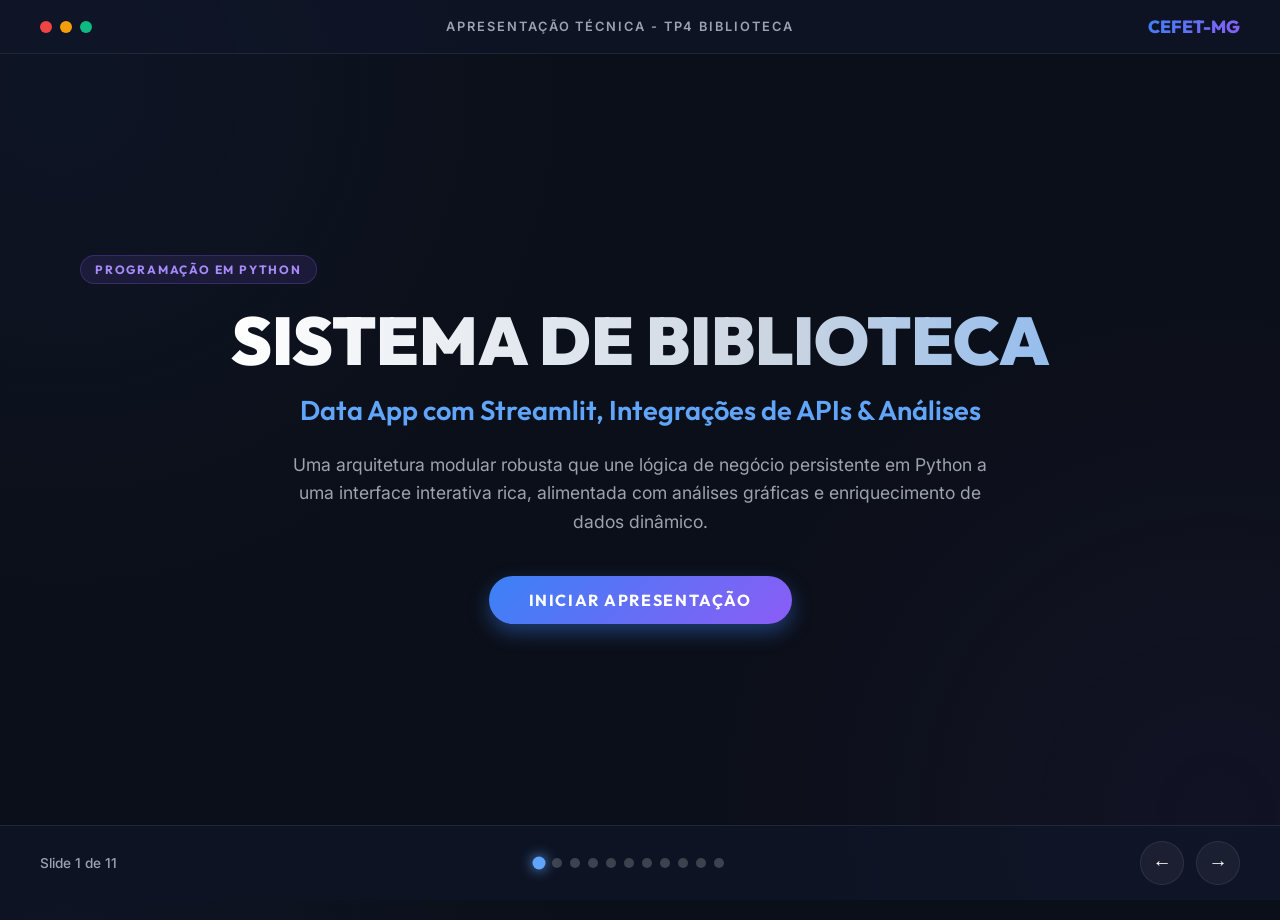
<file: index.html>
<!DOCTYPE html>
<html lang="pt-br">
<head>
    <meta charset="UTF-8">
    <meta http-equiv="refresh" content="0; url=apresentacao/apresentacao.html">
    <title>Redirecionando...</title>
    <script>
        window.location.href = "apresentacao/apresentacao.html";
    </script>
</head>
<body>
    <p>Se você não for redirecionado automaticamente, <a href="apresentacao/apresentacao.html">clique aqui</a>.</p>
</body>
</html>
</file>
